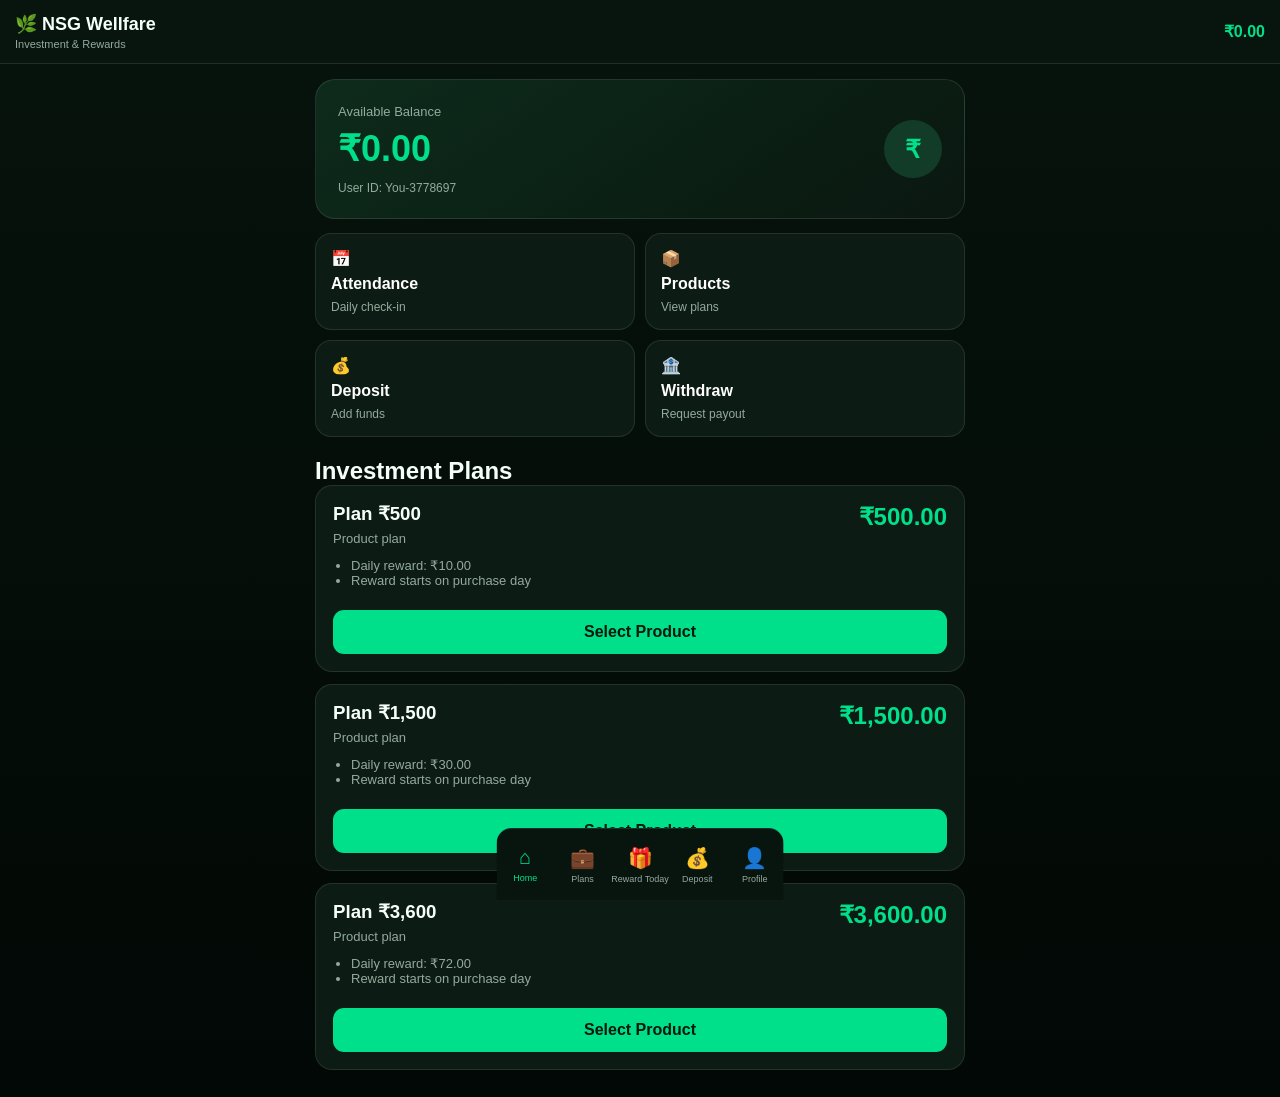
<file: index.html>
<!doctype html>
<html lang="en">
<head>
  <meta charset="utf-8">
  <meta name="viewport" content="width=device-width,initial-scale=1">
  <title>NSG Wellfare</title>
  <link rel="stylesheet" href="style.css">
</head>

<body>

<header class="top">
  <div>
    <strong>🌿 NSG Wellfare</strong>
    <small>Investment & Rewards</small>
  </div>

  <div class="topbal">
    ₹<span id="topBalance">0.00</span>
  </div>
</header>

<main>

  <!-- HOME -->
  <section id="home" class="page active">

    <div class="hero">
      <div>
        <span class="muted">Available Balance</span>
        <h1>₹<span id="homeBalance">0.00</span></h1>
        <span id="userIdHome"></span>
      </div>

      <div class="heroIcon">₹</div>
    </div>

    <div class="quick">

      <button onclick="go('attendance')">
        📅
        <b>Attendance</b>
        <small>Daily check-in</small>
      </button>

      <button onclick="go('products')">
        📦
        <b>Products</b>
        <small>View plans</small>
      </button>

      <button onclick="showDeposit()">
        💰
        <b>Deposit</b>
        <small>Add funds</small>
      </button>

      <button onclick="showWithdraw()">
        🏦
        <b>Withdraw</b>
        <small>Request payout</small>
      </button>

    </div>

    <h2>Investment Plans</h2>

    <div id="homeProducts"></div>

  </section>


  <!-- PRODUCTS -->
  <section id="products" class="page">

    <div class="head">
      <button onclick="go('home')">‹</button>
      <h2>Investment Plans</h2>
    </div>

    <div id="productList"></div>

  </section>


  <!-- ATTENDANCE -->
  <section id="attendance" class="page">

    <div class="head">
      <button onclick="go('home')">‹</button>
      <h2>Daily Attendance</h2>
    </div>

    <div class="card">

      <div class="calHead">
        <button onclick="month(-1)">‹</button>

        <b id="monthTitle"></b>

        <button onclick="month(1)">›</button>
      </div>

      <div class="week">
        <span>Sun</span>
        <span>Mon</span>
        <span>Tue</span>
        <span>Wed</span>
        <span>Thu</span>
        <span>Fri</span>
        <span>Sat</span>
      </div>

      <div id="calendar" class="calendar"></div>

      <p class="center">
        Attendance:
        <b id="attCount">0</b> days
      </p>

    </div>

  </section>


  <!-- REWARD TODAY -->
  <section id="rewards" class="page">

    <div class="head">
      <button onclick="go('home')">‹</button>
      <h2>🎁 Reward Today</h2>
    </div>

    <div class="reward-head">
      <div class="reward-big">🎁</div>

      <div>
        <b>Daily Rewards</b>
        <small>Claim your available daily reward.</small>
      </div>
    </div>

    <div id="rewardsList"></div>

  </section>


  <!-- DEPOSIT -->
  <section id="deposit" class="page">

    <div class="head">
      <button onclick="go('home')">‹</button>
      <h2>Deposit</h2>
    </div>

    <div class="card">

      <label>Deposit Amount</label>

      <input
        id="depositAmount"
        type="number"
        min="500"
        max="50000"
        placeholder="₹500 - ₹50,000"
      >

      <label>UPI ID</label>

      <div class="upiRow">
        <input
          id="upiId"
          value="yadav-rishab@fam"
          readonly
        >

        <button onclick="copyUPI()">Copy</button>
      </div>

      <div class="upiBox">
        <b>yadav-rishab@fam</b>
        <small>Send payment to this UPI ID</small>
      </div>

      <label>UTR / Transaction ID</label>

      <input
        id="utr"
        type="text"
        placeholder="Enter UTR number"
      >

      <label>Payment Screenshot</label>

      <input
        id="paymentScreenshot"
        type="file"
        accept="image/*"
      >

      <div id="preview"></div>

      <button
        class="primary"
        onclick="submitDeposit()"
      >
        Submit Deposit
      </button>

      <div id="depositMsg" class="msg"></div>

    </div>


    <h3 class="subTitle">Deposit History</h3>

    <div id="depositHistoryList"></div>

  </section>


  <!-- WITHDRAW -->
  <section id="withdraw" class="page">

    <div class="head">
      <button onclick="go('home')">‹</button>
      <h2>Withdraw</h2>
    </div>

    <div class="card">

      <div class="withdrawBal">
        <span>Available Balance</span>
        <b>₹<span id="withdrawBalance">0.00</span></b>
      </div>

      <label>Withdrawal Amount</label>

      <input
        id="withdrawAmount"
        type="number"
        min="300"
        max="20000"
        placeholder="₹300 - ₹20,000"
      >

      <label>Bank Name</label>

      <input
        id="bankName"
        type="text"
        placeholder="Enter bank name"
      >

      <label>IFSC Code</label>

      <input
        id="ifsc"
        type="text"
        placeholder="Enter IFSC code"
      >

      <label>Account Holder Name</label>

      <input
        id="bank"
        type="text"
        placeholder="Enter account holder name"
      >

      <label>Account Number</label>

      <input
        id="accountNumber"
        type="text"
        placeholder="Enter account number"
      >

      <label>Confirm Account Number</label>

      <input
        id="confirmAccount"
        type="text"
        placeholder="Re-enter account number"
      >

      <button
        class="primary"
        onclick="submitWithdraw()"
      >
        Submit Withdrawal
      </button>

      <div id="withdrawMsg" class="msg"></div>

    </div>


    <h3 class="subTitle">Withdrawal History</h3>

    <div id="withdrawHistoryList"></div>

  </section>


  <!-- HISTORY -->
  <section id="history" class="page">

    <div class="head">
      <button onclick="go('home')">‹</button>
      <h2>Transaction History</h2>
    </div>

    <div id="transactionList"></div>

  </section>


  <!-- MY INFO -->
  <section id="info" class="page">

    <h2>My Info</h2>

    <div class="card profile">

      <div class="avatar">👤</div>

      <h3>NSG Wellfare User</h3>

      <p>
        User ID:
        <b id="profileId"></b>
      </p>

    </div>


    <div class="card">

      <label>Invite Link</label>

      <input
        id="inviteLink"
        readonly
      >

      <button
        class="primary"
        onclick="copyInvite()"
      >
        Copy Invite Link
      </button>

      <button
        class="secondary"
        onclick="shareInvite()"
      >
        Share on WhatsApp
      </button>

      <div id="inviteMsg" class="msg"></div>

    </div>


    <button
      class="supportBtn"
      onclick="support()"
    >
      💬 Customer Support
    </button>

  </section>

</main>


<!-- BOTTOM NAVIGATION -->
<nav class="bottom">

  <button
    id="navHome"
    class="nav active"
    onclick="go('home')"
  >
    <span>⌂</span>
    <small>Home</small>
  </button>

  <button
    id="navProducts"
    class="nav"
    onclick="go('products')"
  >
    <span>💼</span>
    <small>Plans</small>
  </button>

  <button
    id="navRewards"
    class="nav"
    onclick="go('rewards')"
  >
    <span>🎁</span>
    <small>Reward Today</small>
  </button>

  <button
    id="navDeposit"
    class="nav"
    onclick="showDeposit()"
  >
    <span>💰</span>
    <small>Deposit</small>
  </button>

  <button
    id="navInfo"
    class="nav"
    onclick="go('info')"
  >
    <span>👤</span>
    <small>Profile</small>
  </button>

</nav>


<script src="script.js"></script>

</body>
</html>
</file>
<file: style.css>
:root{
  --bg:#06110b;
  --card:#0c1b13;
  --card2:#10271b;
  --text:#f4fff8;
  --muted:#94aa9e;
  --green:#00df8a;
  --border:rgba(255,255,255,.10);
  --red:#e84b5d;
}

*{
  box-sizing:border-box;
  margin:0;
  padding:0;
}

html{
  scroll-behavior:smooth;
}

body{
  font-family:Arial,Helvetica,sans-serif;
  background:linear-gradient(180deg,#07130d,#020805);
  color:var(--text);
  min-height:100vh;
  padding-bottom:82px;
}

button,
input{
  font:inherit;
}

button{
  cursor:pointer;
}

button:active{
  transform:scale(.98);
}


/* HEADER */

.top{
  position:sticky;
  top:0;
  z-index:50;
  height:64px;
  padding:11px 15px;
  background:#08150e;
  border-bottom:1px solid var(--border);
  display:flex;
  align-items:center;
  justify-content:space-between;
}

.top strong{
  display:block;
  font-size:18px;
}

.top small{
  display:block;
  color:var(--muted);
  margin-top:3px;
  font-size:11px;
}

.topbal{
  color:var(--green);
  font-weight:800;
}


/* MAIN */

main{
  max-width:680px;
  margin:auto;
  padding:15px;
}

.page{
  display:none;
}

.page.active{
  display:block;
}


/* HERO */

.hero{
  padding:22px;
  border-radius:20px;
  background:linear-gradient(145deg,#0d2b1b,#0a1710);
  border:1px solid var(--border);
  display:flex;
  justify-content:space-between;
  align-items:center;
  margin-bottom:14px;
}

.muted{
  color:var(--muted);
  font-size:13px;
}

.hero h1{
  font-size:36px;
  margin:8px 0;
  color:var(--green);
}

#userIdHome{
  font-size:12px;
  color:var(--muted);
}

.heroIcon{
  width:58px;
  height:58px;
  border-radius:50%;
  display:grid;
  place-items:center;
  background:#123c28;
  color:var(--green);
  font-size:25px;
  font-weight:800;
}


/* QUICK */

.quick{
  display:grid;
  grid-template-columns:1fr 1fr;
  gap:10px;
  margin-bottom:20px;
}

.quick button{
  border:1px solid var(--border);
  background:var(--card);
  color:white;
  border-radius:16px;
  padding:15px;
  text-align:left;
}

.quick b,
.quick small{
  display:block;
  margin-top:7px;
}

.quick small{
  color:var(--muted);
  font-size:12px;
}


/* HEAD */

.head{
  display:flex;
  align-items:center;
  gap:10px;
  margin-bottom:15px;
}

.head button{
  width:38px;
  height:38px;
  border:1px solid var(--border);
  background:var(--card);
  color:white;
  border-radius:11px;
  font-size:25px;
}

.head h2{
  font-size:20px;
}


/* CARD */

.card,
.product,
.item{
  background:var(--card);
  border:1px solid var(--border);
  border-radius:17px;
  padding:17px;
  margin-bottom:12px;
}

.card h3{
  margin-bottom:8px;
}


/* PRODUCT */

.product{
  position:relative;
}

.productTop{
  display:flex;
  justify-content:space-between;
  gap:10px;
}

.product h3{
  margin-bottom:6px;
}

.product p,
.product li{
  color:var(--muted);
  font-size:13px;
}

.product ul{
  padding-left:18px;
  margin:12px 0;
}

.price{
  font-size:24px;
  color:var(--green);
  font-weight:800;
  white-space:nowrap;
}


/* BUTTONS */

.primary,
.secondary{
  width:100%;
  border-radius:11px;
  padding:13px;
  margin-top:10px;
  font-weight:800;
}

.primary{
  background:var(--green);
  color:#00190d;
  border:0;
}

.secondary{
  background:#183225;
  color:white;
  border:1px solid #28513d;
}

.primary:disabled,
.secondary:disabled{
  opacity:.65;
  cursor:not-allowed;
}


/* FORM */

label{
  display:block;
  color:var(--muted);
  font-size:12px;
  margin:14px 0 7px;
}

input{
  width:100%;
  padding:12px;
  border-radius:10px;
  border:1px solid var(--border);
  background:#07150e;
  color:white;
  outline:none;
}

input:focus{
  border-color:var(--green);
}

input::placeholder{
  color:#64786d;
}

input[readonly]{
  color:var(--green);
}


/* UPI */

.upiRow{
  display:flex;
  gap:7px;
}

.upiRow input{
  flex:1;
}

.upiRow button{
  border:0;
  border-radius:10px;
  background:var(--green);
  color:#00190d;
  padding:0 14px;
  font-weight:bold;
}

.upiBox{
  background:#10271b;
  border:1px dashed #286346;
  border-radius:12px;
  padding:13px;
  text-align:center;
  margin-top:10px;
}

.upiBox b{
  display:block;
  color:var(--green);
  font-size:16px;
}

.upiBox small{
  display:block;
  color:var(--muted);
  margin-top:5px;
}


/* SCREENSHOT */

#preview{
  margin-top:10px;
}

#preview img{
  display:block;
  width:100%;
  max-height:280px;
  object-fit:contain;
  border-radius:12px;
  border:1px solid var(--border);
}


/* MESSAGE */

.msg{
  margin-top:10px;
  color:var(--green);
  font-size:12px;
  line-height:1.5;
}


/* WITHDRAW BALANCE */

.withdrawBal{
  display:flex;
  justify-content:space-between;
  align-items:center;
  background:#10271b;
  padding:13px;
  border-radius:11px;
  margin-bottom:10px;
}

.withdrawBal span{
  color:var(--muted);
  font-size:12px;
}

.withdrawBal b{
  color:var(--green);
}


/* REWARD */

.reward-head{
  display:flex;
  align-items:center;
  gap:12px;
  background:linear-gradient(145deg,#0d2b1b,#10271b);
  border:1px solid var(--border);
  border-radius:17px;
  padding:16px;
  margin-bottom:13px;
}

.reward-big{
  width:50px;
  height:50px;
  border-radius:14px;
  background:#123c28;
  display:grid;
  place-items:center;
  font-size:25px;
}

.reward-head b{
  display:block;
  font-size:16px;
}

.reward-head small{
  display:block;
  color:var(--muted);
  font-size:11px;
  margin-top:5px;
}

.reward-card{
  background:var(--card);
  border:1px solid var(--border);
  border-radius:16px;
  padding:16px;
  margin-bottom:11px;
}

.reward-card-top{
  display:flex;
  justify-content:space-between;
  gap:10px;
}

.reward-card h3{
  font-size:16px;
}

.reward-card p{
  color:var(--muted);
  font-size:12px;
  margin-top:5px;
}

.reward-amount{
  color:var(--green);
  font-size:20px;
  font-weight:800;
  margin-top:12px;
}

.reward-card button{
  width:100%;
  margin-top:12px;
}

.reward-card button:disabled{
  background:#183225;
  color:var(--muted);
  border:1px solid #28513d;
}


/* HISTORY */

.item b{
  display:block;
}

.item small{
  display:block;
  color:var(--muted);
  margin-top:5px;
  font-size:11px;
}

.item p{
  color:var(--muted);
  font-size:12px;
  margin-top:6px;
}


/* ATTENDANCE */

.calHead{
  display:flex;
  align-items:center;
  justify-content:space-between;
  margin-bottom:14px;
}

.calHead button{
  width:38px;
  height:38px;
  border:1px solid var(--border);
  background:var(--card2);
  color:white;
  border-radius:10px;
  font-size:22px;
}

.week{
  display:grid;
  grid-template-columns:repeat(7,1fr);
  gap:5px;
  margin-bottom:6px;
}

.week span{
  text-align:center;
  color:var(--muted);
  font-size:10px;
}

.calendar{
  display:grid;
  grid-template-columns:repeat(7,1fr);
  gap:5px;
}

.day{
  min-height:40px;
  border-radius:9px;
  background:#102019;
  border:1px solid var(--border);
  display:grid;
  place-items:center;
  font-size:12px;
}

.day.empty{
  background:transparent;
  border:0;
}

.day.today{
  background:var(--red);
  color:white;
  font-weight:bold;
}

.day.done{
  background:#075c38;
  color:white;
  border-color:#087e4c;
}

.center{
  text-align:center;
  color:var(--muted);
  margin-top:15px;
  font-size:12px;
}


/* PROFILE */

.profile{
  text-align:center;
}

.avatar{
  width:65px;
  height:65px;
  border-radius:50%;
  margin:0 auto 10px;
  background:#123c28;
  display:grid;
  place-items:center;
  font-size:30px;
}

.profile p{
  color:var(--muted);
  font-size:12px;
  margin-top:7px;
}

.profile p b{
  color:var(--green);
}

.supportBtn{
  width:100%;
  border:1px solid #28513d;
  background:#183225;
  color:white;
  border-radius:12px;
  padding:14px;
  font-weight:bold;
}


/* SUBTITLE */

.subTitle{
  font-size:15px;
  margin:20px 2px 10px;
}


/* BOTTOM NAV */

.bottom{
  position:fixed;
  left:0;
  right:0;
  bottom:0;
  height:72px;
  z-index:100;
  background:#08150e;
  border-top:1px solid var(--border);
  display:grid;
  grid-template-columns:repeat(5,1fr);
}

.nav{
  border:0;
  background:transparent;
  color:var(--muted);
  display:flex;
  flex-direction:column;
  justify-content:center;
  align-items:center;
  gap:4px;
}

.nav span{
  font-size:20px;
}

.nav small{
  font-size:9px;
}

.nav.active{
  color:var(--green);
}


/* EMPTY */

.empty{
  text-align:center;
  padding:22px;
  color:var(--muted);
  background:var(--card);
  border:1px dashed var(--border);
  border-radius:15px;
}


/* MOBILE */

@media(max-width:380px){

  main{
    padding:12px;
  }

  .hero{
    padding:18px;
  }

  .hero h1{
    font-size:30px;
  }

  .quick{
    gap:7px;
  }

  .quick button{
    padding:12px;
  }

  .price{
    font-size:20px;
  }

  .nav small{
    font-size:8px;
  }
}


/* DESKTOP */

@media(min-width:681px){

  body{
    padding-bottom:0;
  }

  .bottom{
    max-width:680px;
    left:50%;
    right:auto;
    transform:translateX(-50%);
    border-radius:15px 15px 0 0;
  }
}
</file>
